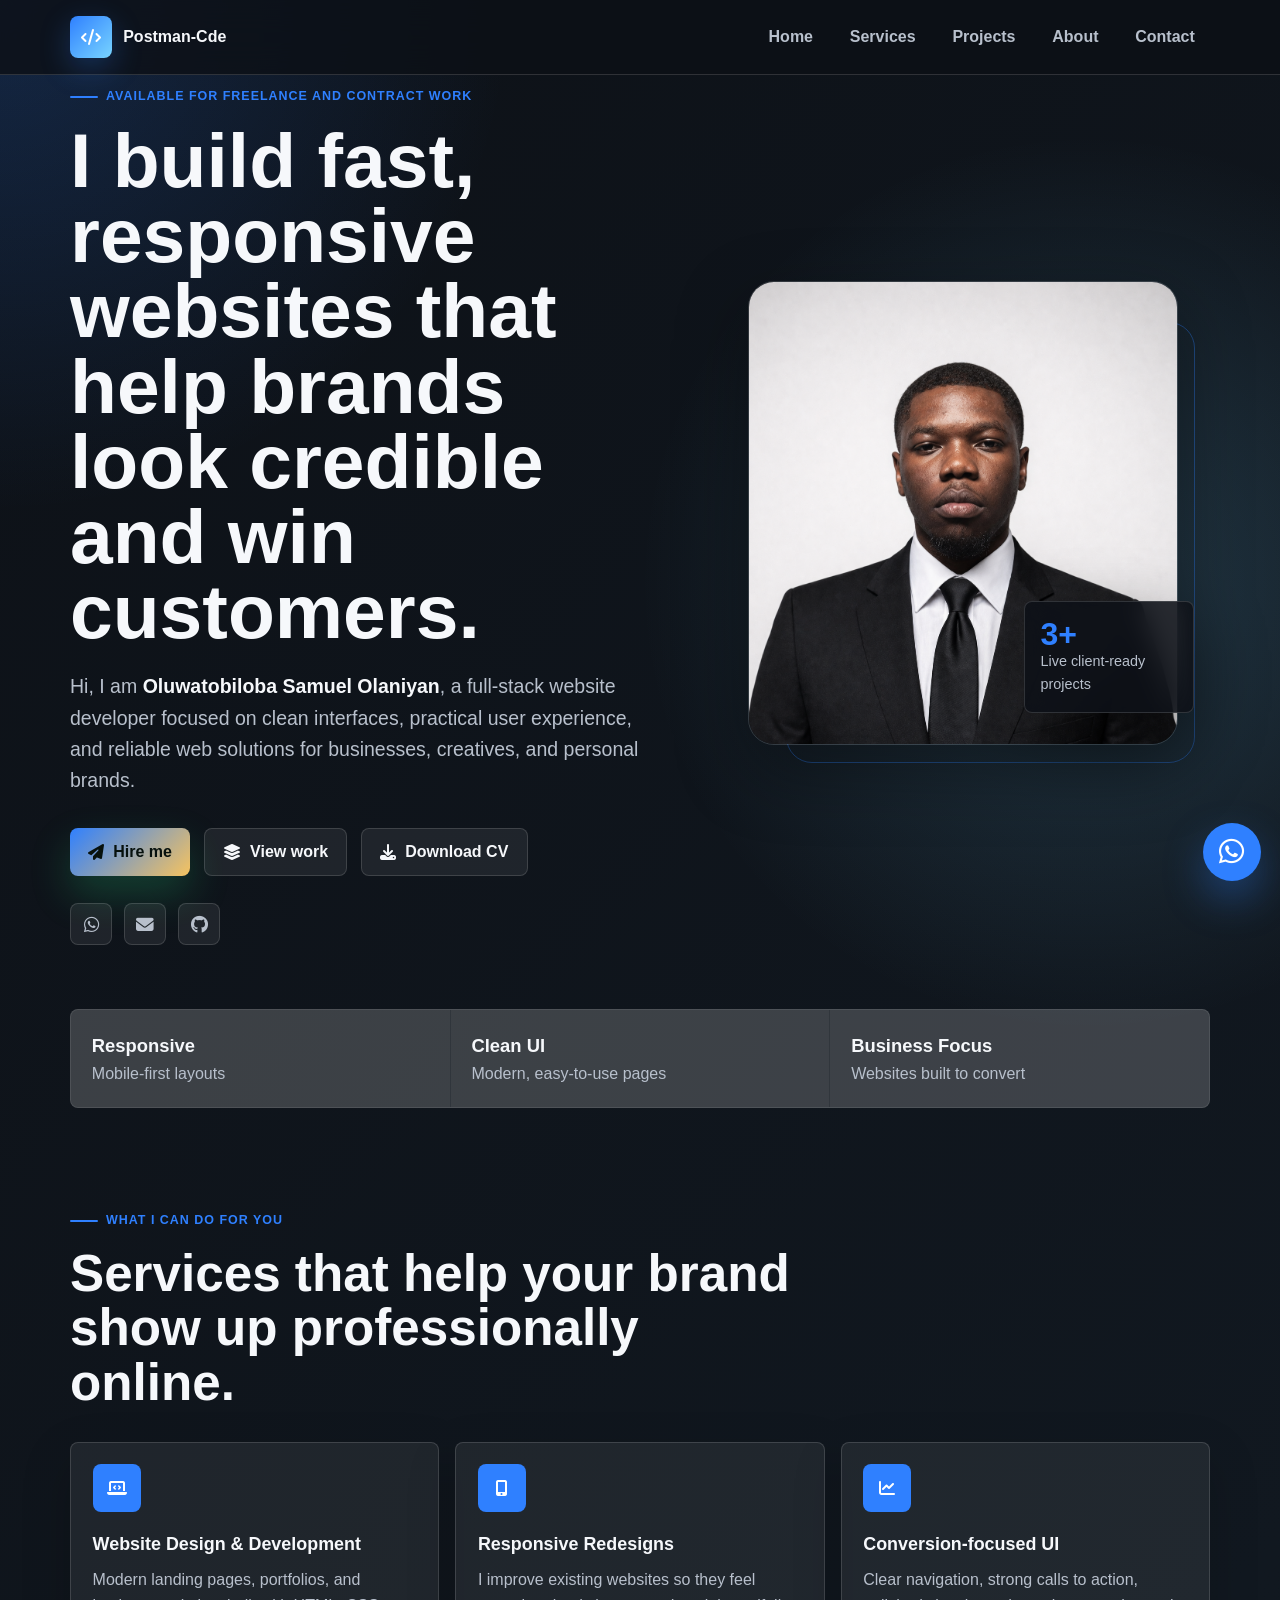
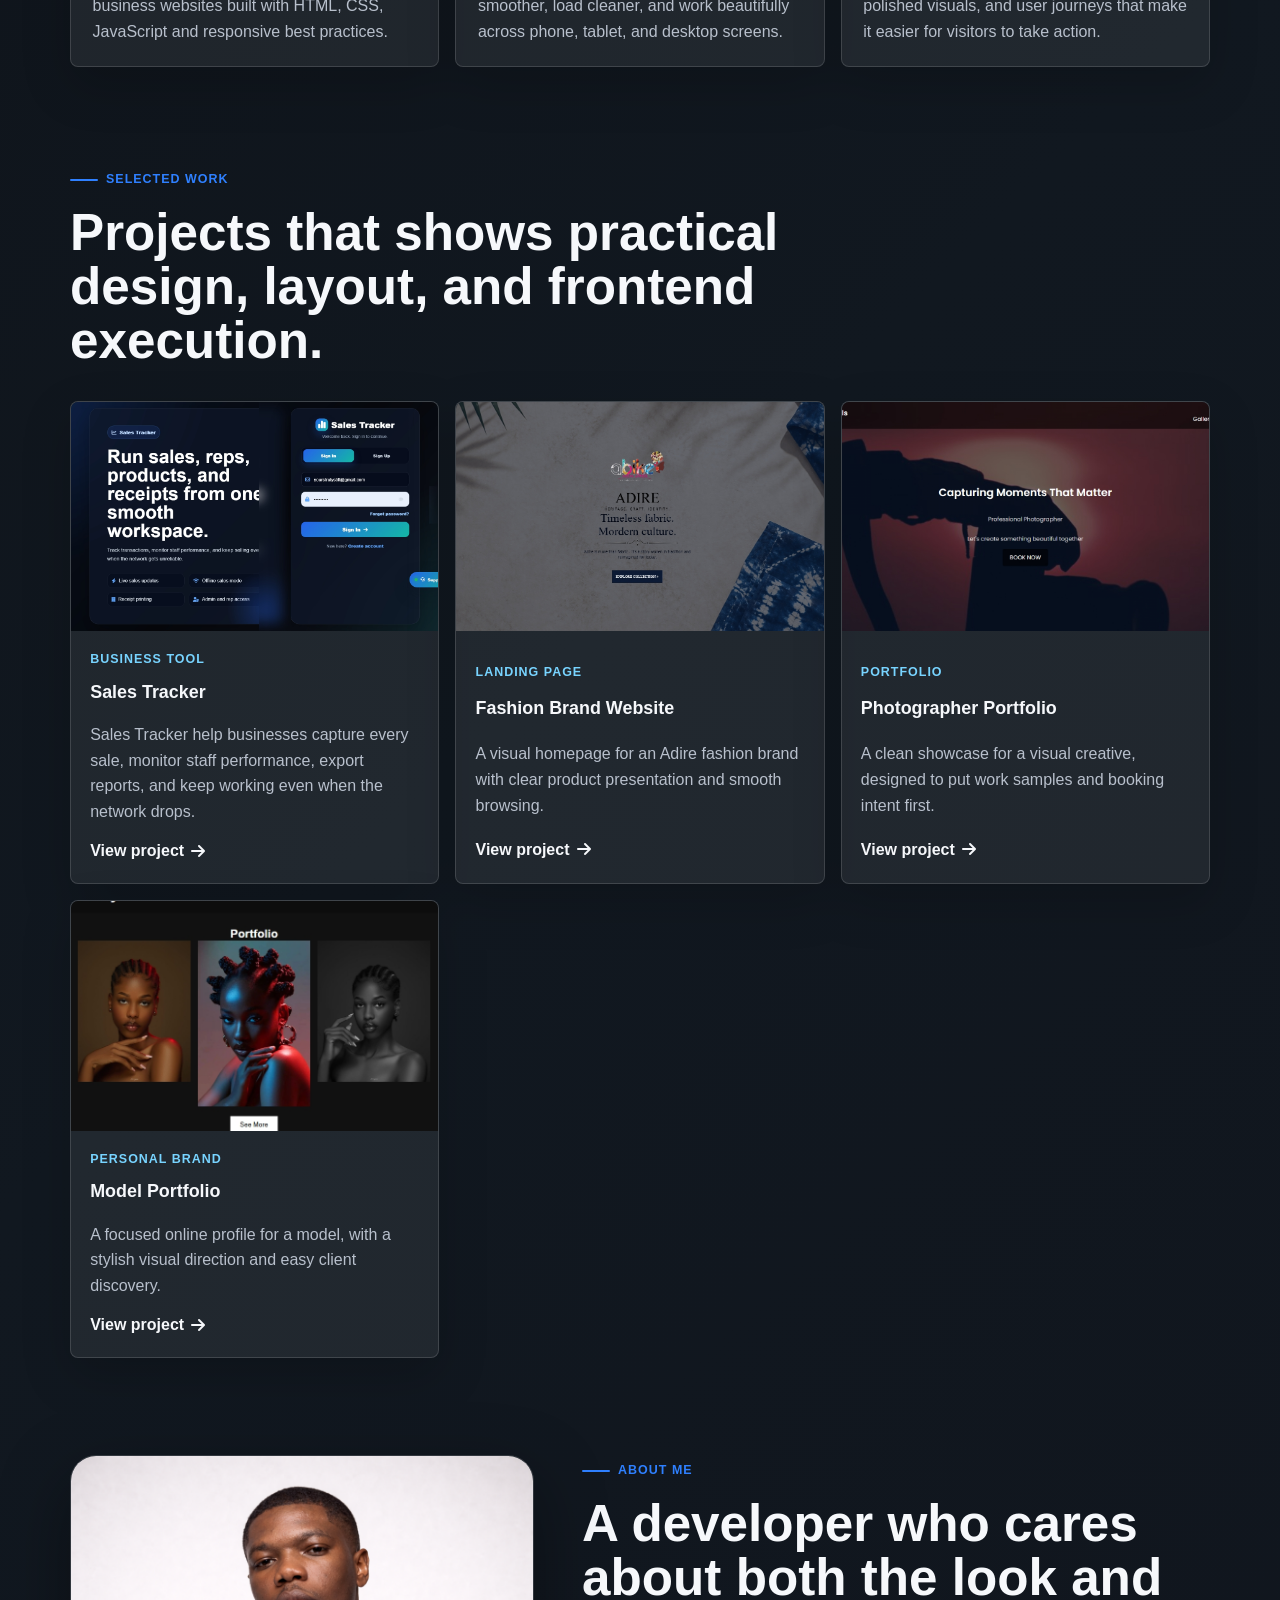
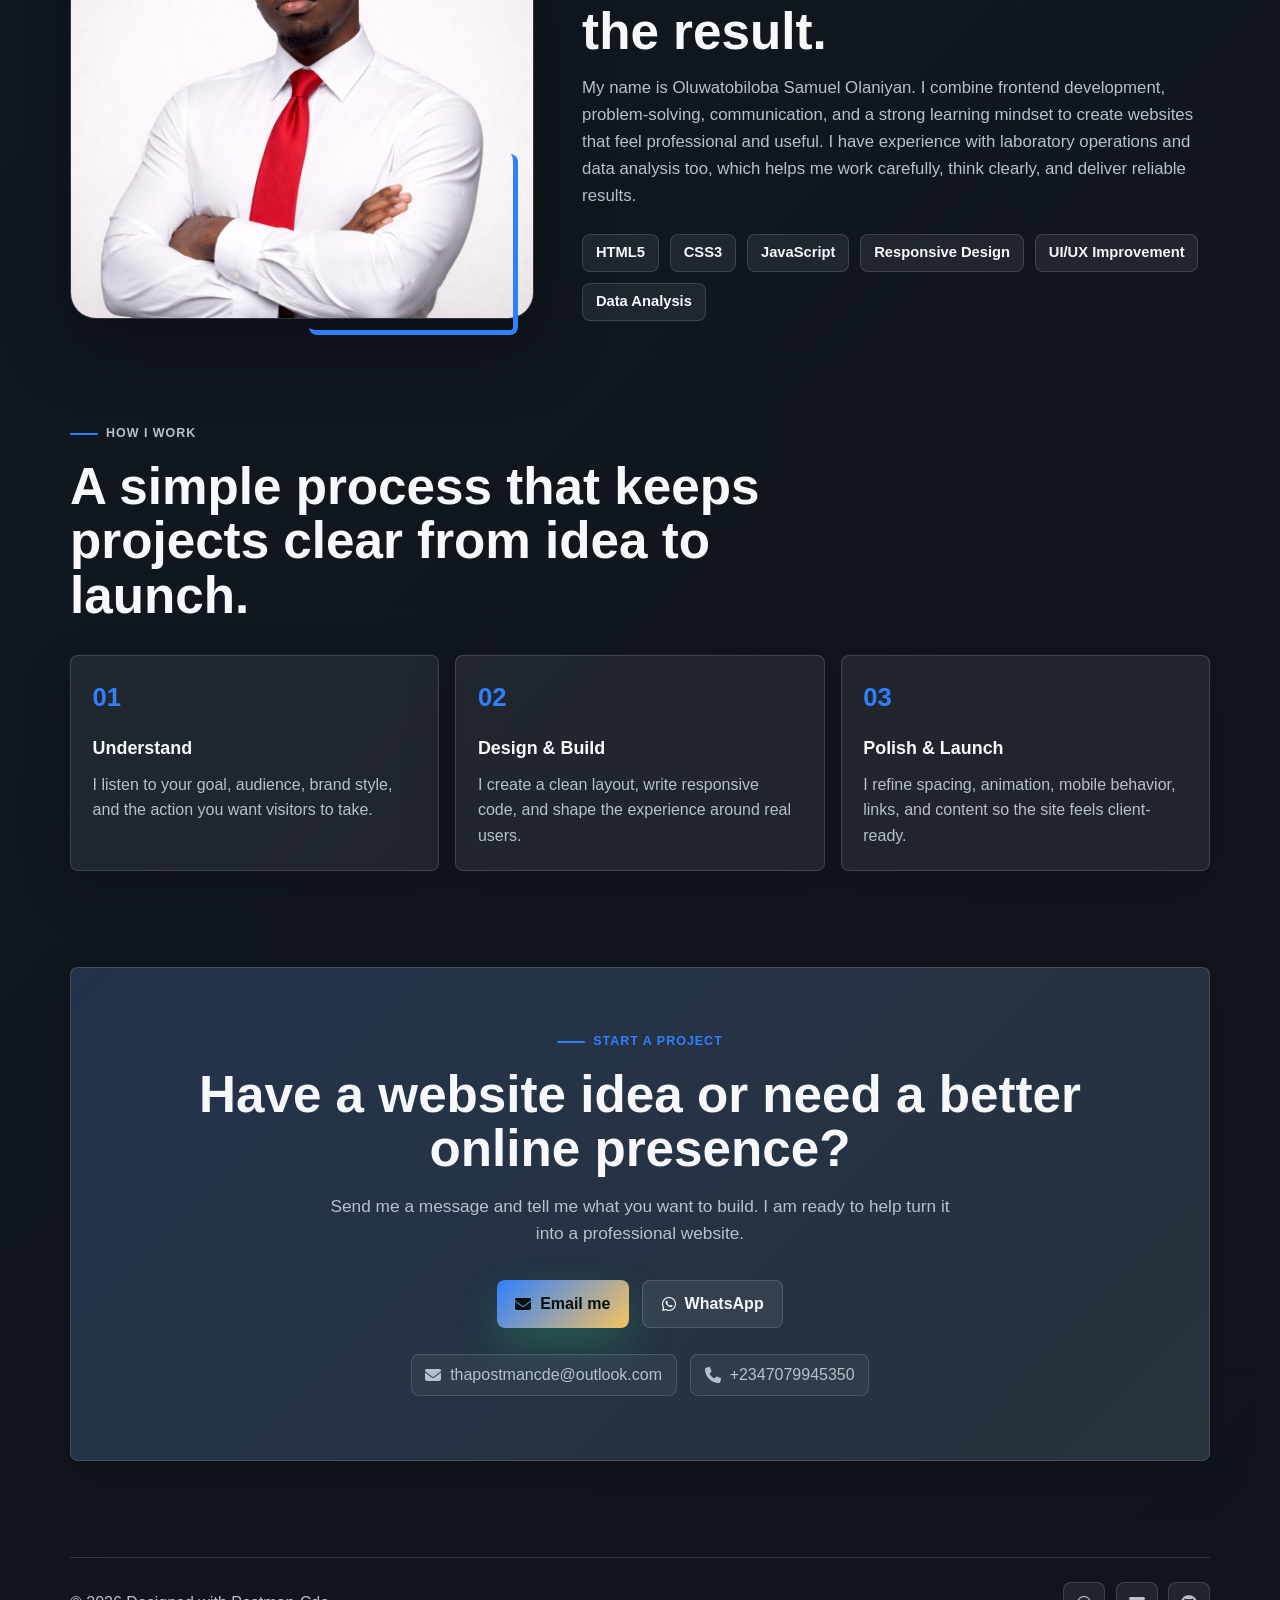
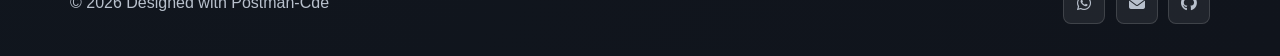
<file: index.html>
<!DOCTYPE html>
<html lang="en">
    <head>
        <meta charset="UTF-8">
        <meta name="viewport" content="width=device-width, initial-scale=1.0">
        <meta name="description" content="Portfolio of Oluwatobiloba Samuel Olaniyan, a full-stack website developer building clean, responsive and business-focused websites.">
        <link rel="preconnect" href="https://cdnjs.cloudflare.com">
        <link rel="stylesheet" href="My_portfolio.css">
        <link rel="stylesheet" href="https://cdnjs.cloudflare.com/ajax/libs/font-awesome/6.5.0/css/all.min.css">
        <title>Oluwatobiloba Samuel Olaniyan | Full-stack Website Developer</title>
    </head>
    <body>
        <div id="container">
            <header class="site-header">
                <nav class="nav_div" aria-label="Main navigation">
                    <a class="brand" href="#home" aria-label="Oluwatobiloba Samuel Olaniyan home">
                        <span class="brand-mark" aria-hidden="true"><i class="fas fa-code"></i></span>
                        <span class="brand-text">Postman-Cde</span>
                    </a>

                    <div class="bar_div">
                        <button class="menu-toggle" type="button" aria-label="Open navigation menu">
                            <i class="fas fa-bars bar_icon" aria-hidden="true"></i>
                        </button>
                        <ul class="bar_list">
                            <li><a href="#home"><i class="fas fa-home"></i> Home</a></li>
                            <li><a href="#project"><i class="fas fa-briefcase"></i> Projects</a></li>
                            <li><a href="#about"><i class="fas fa-user"></i> About</a></li>
                            <li><a href="#contact"><i class="fas fa-envelope"></i> Contact</a></li>
                        </ul>
                    </div>

                    <div class="li_div">
                        <ul class="nav_list">
                            <li><a href="#home">Home</a></li>
                            <li><a href="#services">Services</a></li>
                            <li><a href="#project">Projects</a></li>
                            <li><a href="#about">About</a></li>
                            <li><a href="#contact">Contact</a></li>
                        </ul>
                    </div>
                </nav>
            </header>

            <main>
                <section id="home" class="intro_div fade-in">
                    <div class="intro_text_div">
                        <p class="eyebrow">Available for freelance and contract work</p>
                        <h1 class="intro_text1">I build fast, responsive websites that help brands look credible and win customers.</h1>
                        <p class="intro_text2">
                            Hi, I am <strong>Oluwatobiloba Samuel Olaniyan</strong>, a full-stack website developer focused on clean interfaces, practical user experience, and reliable web solutions for businesses, creatives, and personal brands.
                        </p>

                        <div class="hero_actions">
                            <a class="primary_btn" href="#contact"><i class="fas fa-paper-plane"></i> Hire me</a>
                            <a class="secondary_btn" href="#project"><i class="fas fa-layer-group"></i> View work</a>

                            <a class="secondary_btn" href="files/OLUWATOBILOBA-SAMUEL-DEV-CV.pdf" download ><i class="fa-solid fa-download"></i>Download CV</a>
                        </div>

                        <div class="intro_socials" aria-label="Social links">
                            <a href="https://wa.me/2347079945350?text=Hello%20I%20got%20your%20contact" aria-label="WhatsApp"><i class="fab fa-whatsapp intro_icon"></i></a>
                            <a href="mailto:thapostmancde@outlook.com" aria-label="Email"><i class="fas fa-envelope intro_icon"></i></a>
                            <a href="https://github.com/tha-postman" target="_blank" rel="noopener" aria-label="GitHub"><i class="fab fa-github intro_icon"></i></a>
                        </div>
                    </div>

                    <div class="hero_visual">
                        <img class="profile_pic" src="pictures/new1.png" alt="Portrait of Oluwatobiloba Samuel Olaniyan">
                        <div class="hero_badge">
                            <span>3+</span>
                            <p>Live client-ready projects</p>
                        </div>
                    </div>
                </section>

                <section class="stats section_panel reveal">
                    <div>
                        <span>Responsive</span>
                        <p>Mobile-first layouts</p>
                    </div>
                    <div>
                        <span>Clean UI</span>
                        <p>Modern, easy-to-use pages</p>
                    </div>
                    <div>
                        <span>Business Focus</span>
                        <p>Websites built to convert</p>
                    </div>
                </section>

                <section id="services" class="section services reveal">
                    <div class="section_header">
                        <p class="eyebrow">What I can do for you</p>
                        <h2>Services that help your brand show up professionally online.</h2>
                    </div>

                    <div class="service_grid">
                        <article class="service_card">
                            <i class="fas fa-laptop-code"></i>
                            <h3>Website Design & Development</h3>
                            <p>Modern landing pages, portfolios, and business websites built with HTML, CSS, JavaScript and responsive best practices.</p>
                        </article>
                        <article class="service_card">
                            <i class="fas fa-mobile-screen-button"></i>
                            <h3>Responsive Redesigns</h3>
                            <p>I improve existing websites so they feel smoother, load cleaner, and work beautifully across phone, tablet, and desktop screens.</p>
                        </article>
                        <article class="service_card">
                            <i class="fas fa-chart-line"></i>
                            <h3>Conversion-focused UI</h3>
                            <p>Clear navigation, strong calls to action, polished visuals, and user journeys that make it easier for visitors to take action.</p>
                        </article>
                    </div>
                </section>

                <section id="project" class="section projects reveal">
                    <div class="section_header">
                        <p class="eyebrow">Selected work</p>
                        <h2>Projects that shows practical design, layout, and frontend execution.</h2>
                    </div>

                    <div class="project_div">
                        <article class="project_img_div">
                            <a href="https://use-sales-tracker.vercel.app/" target="_blank" rel="noopener">
                                <img class="project_img" src="pictures/sales-tracker1.jpeg" alt="Sales tracker preview">
                                <div class="project_content">
                                    <span>Business Tool</span>
                                    <h3>Sales Tracker</h3>
                                    <p>Sales Tracker help businesses capture every sale, monitor staff performance, export reports, and keep working even when the network drops.</p>
                                    <strong>View project <i class="fas fa-arrow-right"></i></strong>
                                </div>
                            </a>
                        </article>

                        <article class="project_img_div">
                            <a href="https://tha-postman.github.io/abikeadire/" target="_blank" rel="noopener">
                                <img class="project_img" src="pictures/fashion_website.jpeg" alt="Fashion landing page preview">
                                <div class="project_content">
                                    <span>Landing Page</span>
                                    <h3>Fashion Brand Website</h3>
                                    <p>A visual homepage for an Adire fashion brand with clear product presentation and smooth browsing.</p>
                                    <strong>View project <i class="fas fa-arrow-right"></i></strong>
                                </div>
                            </a>
                        </article>

                        <article class="project_img_div">
                            <a href="https://tha-postman.github.io/Corbin-Visuals/" target="_blank" rel="noopener">
                                <img class="project_img" src="pictures/photography_website.jpeg" alt="Photography portfolio preview">
                                <div class="project_content">
                                    <span>Portfolio</span>
                                    <h3>Photographer Portfolio</h3>
                                    <p>A clean showcase for a visual creative, designed to put work samples and booking intent first.</p>
                                    <strong>View project <i class="fas fa-arrow-right"></i></strong>
                                </div>
                            </a>
                        </article>

                        <article class="project_img_div">
                            <a href="https://tha-postman.github.io/Model-portfolio/" target="_blank" rel="noopener">
                                <img class="project_img" src="pictures/Model-portfolio.jpeg" alt="Model portfolio preview">
                                <div class="project_content">
                                    <span>Personal Brand</span>
                                    <h3>Model Portfolio</h3>
                                    <p>A focused online profile for a model, with a stylish visual direction and easy client discovery.</p>
                                    <strong>View project <i class="fas fa-arrow-right"></i></strong>
                                </div>
                            </a>
                        </article>

                    </div>
                </section>

                <section id="about" class="section about reveal">
                    <div class="about_media">
                        <img class="about_picture" src="pictures/redtie2.png" alt="Oluwatobiloba Samuel Olaniyan in a red tie">
                    </div>

                    <div class="about_text">
                        <p class="eyebrow">About me</p>
                        <h2 class="about_text1">A developer who cares about both the look and the result.</h2>
                        <p class="about_text2">
                            My name is Oluwatobiloba Samuel Olaniyan. I combine frontend development, problem-solving, communication, and a strong learning mindset to create websites that feel professional and useful. I have experience with laboratory operations and data analysis too, which helps me work carefully, think clearly, and deliver reliable results.
                        </p>

                        <div class="skills">
                            <span>HTML5</span>
                            <span>CSS3</span>
                            <span>JavaScript</span>
                            <span>Responsive Design</span>
                            <span>UI/UX Improvement</span>
                            <span>Data Analysis</span>
                        </div>
                    </div>
                </section>

                <section class="section process reveal">
                    <div class="section_header">
                        <p class="eyebrow">How I work</p>
                        <h2>A simple process that keeps projects clear from idea to launch.</h2>
                    </div>

                    <div class="process_grid">
                        <article>
                            <span>01</span>
                            <h3>Understand</h3>
                            <p>I listen to your goal, audience, brand style, and the action you want visitors to take.</p>
                        </article>
                        <article>
                            <span>02</span>
                            <h3>Design & Build</h3>
                            <p>I create a clean layout, write responsive code, and shape the experience around real users.</p>
                        </article>
                        <article>
                            <span>03</span>
                            <h3>Polish & Launch</h3>
                            <p>I refine spacing, animation, mobile behavior, links, and content so the site feels client-ready.</p>
                        </article>
                    </div>
                </section>

                <section id="contact" class="section contact reveal">
                    <div class="contact_card">
                        <p class="eyebrow">Start a project</p>
                        <h2 class="contact_text1">Have a website idea or need a better online presence?</h2>
                        <p class="contact_intro">Send me a message and tell me what you want to build. I am ready to help turn it into a professional website.</p>

                        <div class="contact_actions">
                            <a class="primary_btn" href="mailto:thapostmancde@outlook.com"><i class="fas fa-envelope"></i> Email me</a>
                            <a class="secondary_btn" href="https://wa.me/2347079945350?text=Hello%20I%20got%20your%20contact" target="_blank" rel="noopener"><i class="fab fa-whatsapp"></i> WhatsApp</a>
                        </div>

                        <div class="contact_details">
                            <a href="mailto:thapostmancde@outlook.com"><i class="fas fa-envelope"></i>thapostmancde@outlook.com</a>
                            <a href="tel:+2347079945350"><i class="fas fa-phone"></i> +2347079945350</a>
                        </div>
                    </div>
                </section>
            </main>

            <footer class="site_footer">
                <p>&copy; 2026 Designed with Postman-Cde</p>
                <div class="social_div">
                    <a href="https://wa.me/2347079945350?text=Hello%20I%20got%20your%20contact" aria-label="WhatsApp"><i class="fab fa-whatsapp s_icon"></i></a>
                    <a href="mailto:thapostmancde@outlook.com" aria-label="Email"><i class="fas fa-envelope s_icon"></i></a>
                    <a href="https://github.com/tha-postman" target="_blank" rel="noopener" aria-label="GitHub"><i class="fab fa-github s_icon"></i></a>
                </div>
            </footer>

            <a class="whatsapp_float float" href="https://wa.me/2347079945350" target="_blank" rel="noopener" aria-label="Chat on WhatsApp">
                <i class="fab fa-whatsapp float_icon"></i>
            </a>
            <button class="top_button" type="button" aria-label="Go to top">
                <i class="fas fa-arrow-up" aria-hidden="true"></i>
            </button>
        </div>

        <script>
            const revealItems = document.querySelectorAll(".reveal");
            const topButton = document.querySelector(".top_button");
            const observer = new IntersectionObserver((entries) => {
                entries.forEach((entry) => {
                    if (entry.isIntersecting) {
                        entry.target.classList.add("visible");
                    }
                });
            }, { threshold: 0.14 });

            revealItems.forEach((item) => observer.observe(item));

            window.addEventListener("scroll", function () {
                topButton.classList.toggle("visible", window.scrollY > 450);
            });

            topButton.addEventListener("click", function () {
                window.scrollTo({
                    top: 0,
                    behavior: "smooth"
                });
            });
        </script>
    </body>
</html>
</file>
<file: My_portfolio.css>
:root {
    --bg: #0d1117;
    --bg-soft: #121a24;
    --surface: rgba(255, 255, 255, 0.07);
    --surface-strong: rgba(255, 255, 255, 0.12);
    --text: #f6f8fb;
    --muted: #b8c0cc;
    --line: rgba(255, 255, 255, 0.14);
    --accent: #2f80ff;
    --accent-2: #78d4ff;
    --warning: #f6c35f;
    --shadow: 0 24px 70px rgba(0, 0, 0, 0.36);
    --radius: 8px;
    --max-width: 1140px;
}

* {
    box-sizing: border-box;
    margin: 0;
    padding: 0;
}

html {
    scroll-behavior: smooth;
}

body {
    min-height: 100vh;
    color: var(--text);
    background:
        radial-gradient(circle at top left, rgba(47, 128, 255, 0.2), transparent 32rem),
        radial-gradient(circle at 85% 12%, rgba(120, 212, 255, 0.18), transparent 28rem),
        linear-gradient(135deg, #0d1117 0%, #111820 46%, #10141c 100%);
    font-family: "Segoe UI", Arial, sans-serif;
    line-height: 1.6;
}

img {
    display: block;
    max-width: 100%;
}

a {
    color: inherit;
    text-decoration: none;
}

a:focus-visible,
button:focus-visible {
    outline: 3px solid rgba(47, 128, 255, 0.65);
    outline-offset: 4px;
}

#container {
    overflow-x: hidden;
}

.site-header {
    position: fixed;
    top: 0;
    z-index: 20;
    border-bottom: 1px solid var(--line);
    background: rgba(13, 17, 23, 0.82);
    backdrop-filter: blur(18px);
    width: 100%;
}

.nav_div {
    display: flex;
    align-items: center;
    justify-content: space-between;
    gap: 1rem;
    width: min(100% - 2rem, var(--max-width));
    min-height: 74px;
    margin: 0 auto;
}

.brand {
    display: inline-flex;
    align-items: center;
    gap: 0.7rem;
    font-weight: 800;
}

.brand-mark {
    display: grid;
    width: 42px;
    height: 42px;
    place-items: center;
    border-radius: var(--radius);
    color: #ffffff;
    background: linear-gradient(135deg, var(--accent), var(--accent-2));
    box-shadow: 0 10px 30px rgba(47, 128, 255, 0.28);
}

.brand-text {
    font-size: 1rem;
}

.nav_list,
.bar_list {
    list-style: none;
}

.nav_list {
    display: flex;
    align-items: center;
    gap: 0.4rem;
}

.nav_list a {
    display: inline-flex;
    align-items: center;
    min-height: 42px;
    padding: 0 0.95rem;
    border-radius: var(--radius);
    color: var(--muted);
    font-weight: 700;
    transition: color 180ms ease, background 180ms ease;
}

.nav_list a:hover {
    color: var(--text);
    background: var(--surface);
}

.bar_div {
    display: none;
    position: relative;
}

.menu-toggle {
    display: grid;
    width: 44px;
    height: 44px;
    place-items: center;
    border: 1px solid var(--line);
    border-radius: var(--radius);
    color: var(--text);
    background: var(--surface);
    cursor: pointer;
}

.bar_icon {
    font-size: 1.2rem;
}

.bar_list {
    position: absolute;
    top: calc(100% + 0.8rem);
    right: 0;
    display: grid;
    min-width: 220px;
    padding: 0.6rem;
    border: 1px solid var(--line);
    border-radius: var(--radius);
    background: #111820;
    box-shadow: var(--shadow);
    opacity: 0;
    pointer-events: none;
    transform: translateY(-8px);
    transition: opacity 180ms ease, transform 180ms ease;
}

.bar_div:hover .bar_list,
.bar_div:focus-within .bar_list {
    opacity: 1;
    pointer-events: auto;
    transform: translateY(0);
}

.bar_list a {
    display: flex;
    align-items: center;
    gap: 0.65rem;
    padding: 0.85rem;
    border-radius: var(--radius);
    color: var(--muted);
    font-weight: 700;
}

.bar_list a:hover {
    color: var(--text);
    background: var(--surface);
}

.intro_div,
.section,
.section_panel,
.site_footer {
    width: min(100% - 2rem, var(--max-width));
    margin-inline: auto;
}

.intro_div {
    display: grid;
    grid-template-columns: minmax(0, 1.08fr) minmax(300px, 0.92fr);
    align-items: center;
    gap: 4rem;
    min-height: calc(100vh - 74px);
    padding: 5rem 0 4rem;
}

.intro_text_div {
    max-width: 720px;
}

.eyebrow {
    display: inline-flex;
    align-items: center;
    gap: 0.5rem;
    margin-bottom: 1rem;
    color: var(--accent);
    font-size: 0.78rem;
    font-weight: 800;
    letter-spacing: 0.08em;
    text-transform: uppercase;
}

.eyebrow::before {
    content: "";
    width: 28px;
    height: 2px;
    border-radius: 99px;
    background: var(--accent);
}

.intro_text1 {
    max-width: 760px;
    font-size: clamp(2.45rem, 6vw, 5.6rem);
    line-height: 0.98;
    letter-spacing: 0;
}

.intro_text2 {
    max-width: 660px;
    margin-top: 1.35rem;
    color: var(--muted);
    font-size: clamp(1rem, 2vw, 1.22rem);
}

.intro_text2 strong {
    color: var(--text);
}

.hero_actions,
.contact_actions {
    display: flex;
    flex-wrap: wrap;
    gap: 0.85rem;
    margin-top: 2rem;
}

.primary_btn,
.secondary_btn {
    display: inline-flex;
    align-items: center;
    justify-content: center;
    gap: 0.55rem;
    min-height: 48px;
    padding: 0 1.15rem;
    border-radius: var(--radius);
    font-weight: 800;
    transition: transform 180ms ease, box-shadow 180ms ease, background 180ms ease;
}

.primary_btn {
    color: #07110d;
    background: linear-gradient(135deg, var(--accent), var(--warning));
    box-shadow: 0 18px 40px rgba(39, 209, 127, 0.24);
}

.secondary_btn {
    border: 1px solid var(--line);
    color: var(--text);
    background: var(--surface);
}

.primary_btn:hover,
.secondary_btn:hover {
    transform: translateY(-2px);
}

.secondary_btn:hover {
    background: var(--surface-strong);
}

.intro_socials {
    display: flex;
    flex-wrap: wrap;
    gap: 0.75rem;
    margin-top: 1.7rem;
}

.intro_socials a,
.social_div a {
    display: grid;
    width: 42px;
    height: 42px;
    place-items: center;
    border: 1px solid var(--line);
    border-radius: var(--radius);
    color: var(--muted);
    background: var(--surface);
    transition: color 180ms ease, transform 180ms ease, background 180ms ease;
}

.intro_socials a:hover,
.social_div a:hover {
    color: var(--text);
    background: var(--surface-strong);
    transform: translateY(-2px);
}

.intro_icon {
    font-size: 1.1rem;
}

.hero_visual {
    position: relative;
    justify-self: center;
    width: min(100%, 430px);
}

.hero_visual::before {
    position: absolute;
    inset: 9% -4% -4% 9%;
    content: "";
    border: 1px solid rgba(47, 128, 255, 0.38);
    border-radius: 26px;
}

.profile_pic {
    position: relative;
    width: 100%;
    aspect-ratio: 1 / 1.08;
    object-fit: cover;
    object-position: top center;
    border: 1px solid var(--line);
    border-radius: 26px;
    box-shadow: var(--shadow);
}

.hero_badge {
    position: absolute;
    right: -1rem;
    bottom: 2rem;
    width: 170px;
    padding: 1rem;
    border: 1px solid var(--line);
    border-radius: var(--radius);
    background: rgba(13, 17, 23, 0.88);
    box-shadow: var(--shadow);
    backdrop-filter: blur(14px);
}

.hero_badge span {
    display: block;
    color: var(--accent);
    font-size: 2rem;
    font-weight: 900;
    line-height: 1;
}

.hero_badge p {
    color: var(--muted);
    font-size: 0.9rem;
}

.section_panel {
    display: grid;
    grid-template-columns: repeat(3, 1fr);
    gap: 1px;
    overflow: hidden;
    border: 1px solid var(--line);
    border-radius: var(--radius);
    background: var(--line);
}

.stats div {
    padding: 1.3rem;
    background: rgba(255, 255, 255, 0.055);
}

.stats span {
    display: block;
    color: var(--text);
    font-size: 1.15rem;
    font-weight: 900;
}

.stats p,
.service_card p,
.project_content p,
.about_text2,
.process p,
.contact_intro,
.contact_details a,
.site_footer p {
    color: var(--muted);
}

.section {
    padding: 6rem 0 0;
}

.section_header {
    max-width: 720px;
    margin-bottom: 2rem;
}

.section_header h2,
.about_text1,
.contact_text1 {
    font-size: clamp(2rem, 4vw, 3.5rem);
    line-height: 1.06;
    letter-spacing: 0;
}

.service_grid,
.project_div,
.process_grid {
    display: grid;
    grid-template-columns: repeat(3, minmax(0, 1fr));
    gap: 1rem;
}

.service_card,
.project_img_div,
.process article,
.contact_card {
    border: 1px solid var(--line);
    border-radius: var(--radius);
    background: var(--surface);
    box-shadow: 0 18px 50px rgba(0, 0, 0, 0.18);
}

.service_card,
.process article {
    padding: 1.35rem;
    transition: transform 180ms ease, background 180ms ease, border-color 180ms ease;
}

.service_card:hover,
.process article:hover {
    border-color: rgba(47, 128, 255, 0.45);
    background: var(--surface-strong);
    transform: translateY(-5px);
}

.service_card i {
    display: grid;
    width: 48px;
    height: 48px;
    place-items: center;
    margin-bottom: 1.1rem;
    border-radius: var(--radius);
    color: #ffffff;
    background: var(--accent);
}

.service_card h3,
.process h3,
.project_content h3 {
    margin-bottom: 0.55rem;
    font-size: 1.12rem;
}

.project_img_div {
    overflow: hidden;
    transition: transform 180ms ease, border-color 180ms ease;
}

.project_img_div:hover {
    border-color: rgba(100, 168, 255, 0.45);
    transform: translateY(-5px);
}

.project_img_div a {
    display: grid;
    height: 100%;
}

.project_img {
    width: 100%;
    aspect-ratio: 16 / 10;
    object-fit: cover;
    transition: transform 260ms ease, filter 260ms ease;
}

.project_img_div:hover .project_img {
    filter: saturate(1.08);
    transform: scale(1.04);
}

.project_content {
    display: grid;
    gap: 0.45rem;
    padding: 1.2rem;
}

.project_content span {
    color: var(--accent-2);
    font-size: 0.78rem;
    font-weight: 900;
    letter-spacing: 0.08em;
    text-transform: uppercase;
}

.project_content strong {
    display: inline-flex;
    align-items: center;
    gap: 0.45rem;
    margin-top: 0.4rem;
    color: var(--text);
}

.about {
    display: grid;
    grid-template-columns: 0.85fr 1.15fr;
    align-items: center;
    gap: 3rem;
}

.about_media {
    position: relative;
}

.about_media::after {
    position: absolute;
    right: 1rem;
    bottom: -1rem;
    width: 44%;
    height: 38%;
    content: "";
    border-right: 5px solid var(--accent);
    border-bottom: 5px solid var(--accent);
    border-radius: var(--radius);
}

.about_picture {
    width: 100%;
    max-height: 520px;
    object-fit: cover;
    object-position: top center;
    border: 1px solid var(--line);
    border-radius: 26px;
    box-shadow: var(--shadow);
}

.about_text2 {
    margin-top: 1rem;
    font-size: 1.05rem;
}

.skills {
    display: flex;
    flex-wrap: wrap;
    gap: 0.7rem;
    margin-top: 1.5rem;
}

.skills span {
    display: inline-flex;
    align-items: center;
    min-height: 38px;
    padding: 0 0.8rem;
    border: 1px solid var(--line);
    border-radius: var(--radius);
    color: var(--text);
    background: var(--surface);
    font-size: 0.92rem;
    font-weight: 800;
}

.process article span {
    display: block;
    margin-bottom: 1rem;
    color: var(--accent);
    font-size: 1.6rem;
    font-weight: 900;
}

.contact {
    padding-bottom: 6rem;
}

.contact_card {
    display: grid;
    justify-items: center;
    padding: clamp(1.4rem, 5vw, 4rem);
    text-align: center;
    background:
        linear-gradient(135deg, rgba(47, 128, 255, 0.14), rgba(120, 212, 255, 0.08)),
        var(--surface);
}

.contact_intro {
    max-width: 650px;
    margin-top: 1rem;
    font-size: 1.08rem;
}

.contact_details {
    display: flex;
    flex-wrap: wrap;
    justify-content: center;
    gap: 0.85rem;
    margin-top: 1.6rem;
}

.contact_details a {
    display: inline-flex;
    align-items: center;
    gap: 0.55rem;
    min-height: 42px;
    padding: 0 0.85rem;
    border: 1px solid var(--line);
    border-radius: var(--radius);
    background: rgba(255, 255, 255, 0.05);
}

.site_footer {
    display: flex;
    align-items: center;
    justify-content: space-between;
    gap: 1rem;
    padding: 1.5rem 0 2rem;
    border-top: 1px solid var(--line);
}

.social_div {
    display: flex;
    gap: 0.65rem;
}

.s_icon {
    font-size: 1rem;
}

.whatsapp_float {
    position: fixed;
    right: 1.2rem;
    bottom: 1.2rem;
    z-index: 18;
    display: grid;
    width: 58px;
    height: 58px;
    place-items: center;
    border-radius: 50%;
    color: #ffffff;
    background: var(--accent);
    box-shadow: 0 18px 40px rgba(47, 128, 255, 0.35);
}

.float_icon {
    font-size: 1.8rem;
}

.fade-in {
    animation: fadeIn 800ms ease both;
}

.float {
    animation: float 3s ease-in-out infinite;
}

.reveal {
    opacity: 0;
    transform: translateY(24px);
    transition: opacity 700ms ease, transform 700ms ease;
}

.reveal.visible {
    opacity: 1;
    transform: translateY(0);
}

@keyframes fadeIn {
    from {
        opacity: 0;
        transform: translateY(16px);
    }

    to {
        opacity: 1;
        transform: translateY(0);
    }
}

@keyframes float {
    0%,
    100% {
        transform: translateY(0);
    }

    50% {
        transform: translateY(-8px);
    }
}

@media (prefers-reduced-motion: reduce) {
    *,
    *::before,
    *::after {
        scroll-behavior: auto !important;
        animation-duration: 0.01ms !important;
        animation-iteration-count: 1 !important;
        transition-duration: 0.01ms !important;
    }
}

@media (max-width: 900px) {
    .li_div {
        display: none;
    }

    .bar_div {
        display: block;
    }

    .intro_div,
    .about {
        grid-template-columns: 1fr;
    }

    .intro_div {
        gap: 2.5rem;
        min-height: auto;
        padding-top: 4rem;
    }

    .hero_visual {
        width: min(100%, 380px);
        justify-self: start;
    }

    .service_grid,
    .project_div,
    .process_grid {
        grid-template-columns: 1fr 1fr;
    }

    .about_media {
        max-width: 420px;
    }
}

@media (max-width: 640px) {
    .nav_div,
    .intro_div,
    .section,
    .section_panel,
    .site_footer {
        width: min(100% - 1.1rem, var(--max-width));
    }

    .brand-text {
        display: none;
    }

    .intro_div {
        padding: 3rem 0 2.5rem;
        margin-top: 40px;
    }

    .hero_actions,
    .contact_actions {
        display: grid;
        grid-template-columns: 1fr;
    }

    .primary_btn,
    .secondary_btn {
        width: 100%;
    }

    .hero_badge {
        right: 0.7rem;
        bottom: 0.7rem;
    }

    .section_panel,
    .service_grid,
    .project_div,
    .process_grid {
        grid-template-columns: 1fr;
    }

    .section {
        padding-top: 4.5rem;
    }

    .contact_details {
        display: grid;
        width: 100%;
    }

    .contact_details a {
        justify-content: center;
        overflow-wrap: anywhere;
        font-size: 15px;
    }

    .site_footer {
        flex-direction: column;
        text-align: center;
    }
}

.top_button{position:fixed;right:1.2rem;bottom:5.2rem;z-index:18;display:grid;width:48px;height:48px;place-items:center;border-width:1px;border-style:solid;border-color:var(--line);border-radius:50%;color:#fff;background:var(--accent);box-shadow:var(--shadow);cursor:pointer;opacity:0;pointer-events:none;transition-property:opacity,background;transition-duration:.18s;transition-timing-function:ease;}.top_button.visible{opacity:1;pointer-events:auto;}.top_button:hover{background:var(--accent-2);}
</file>
